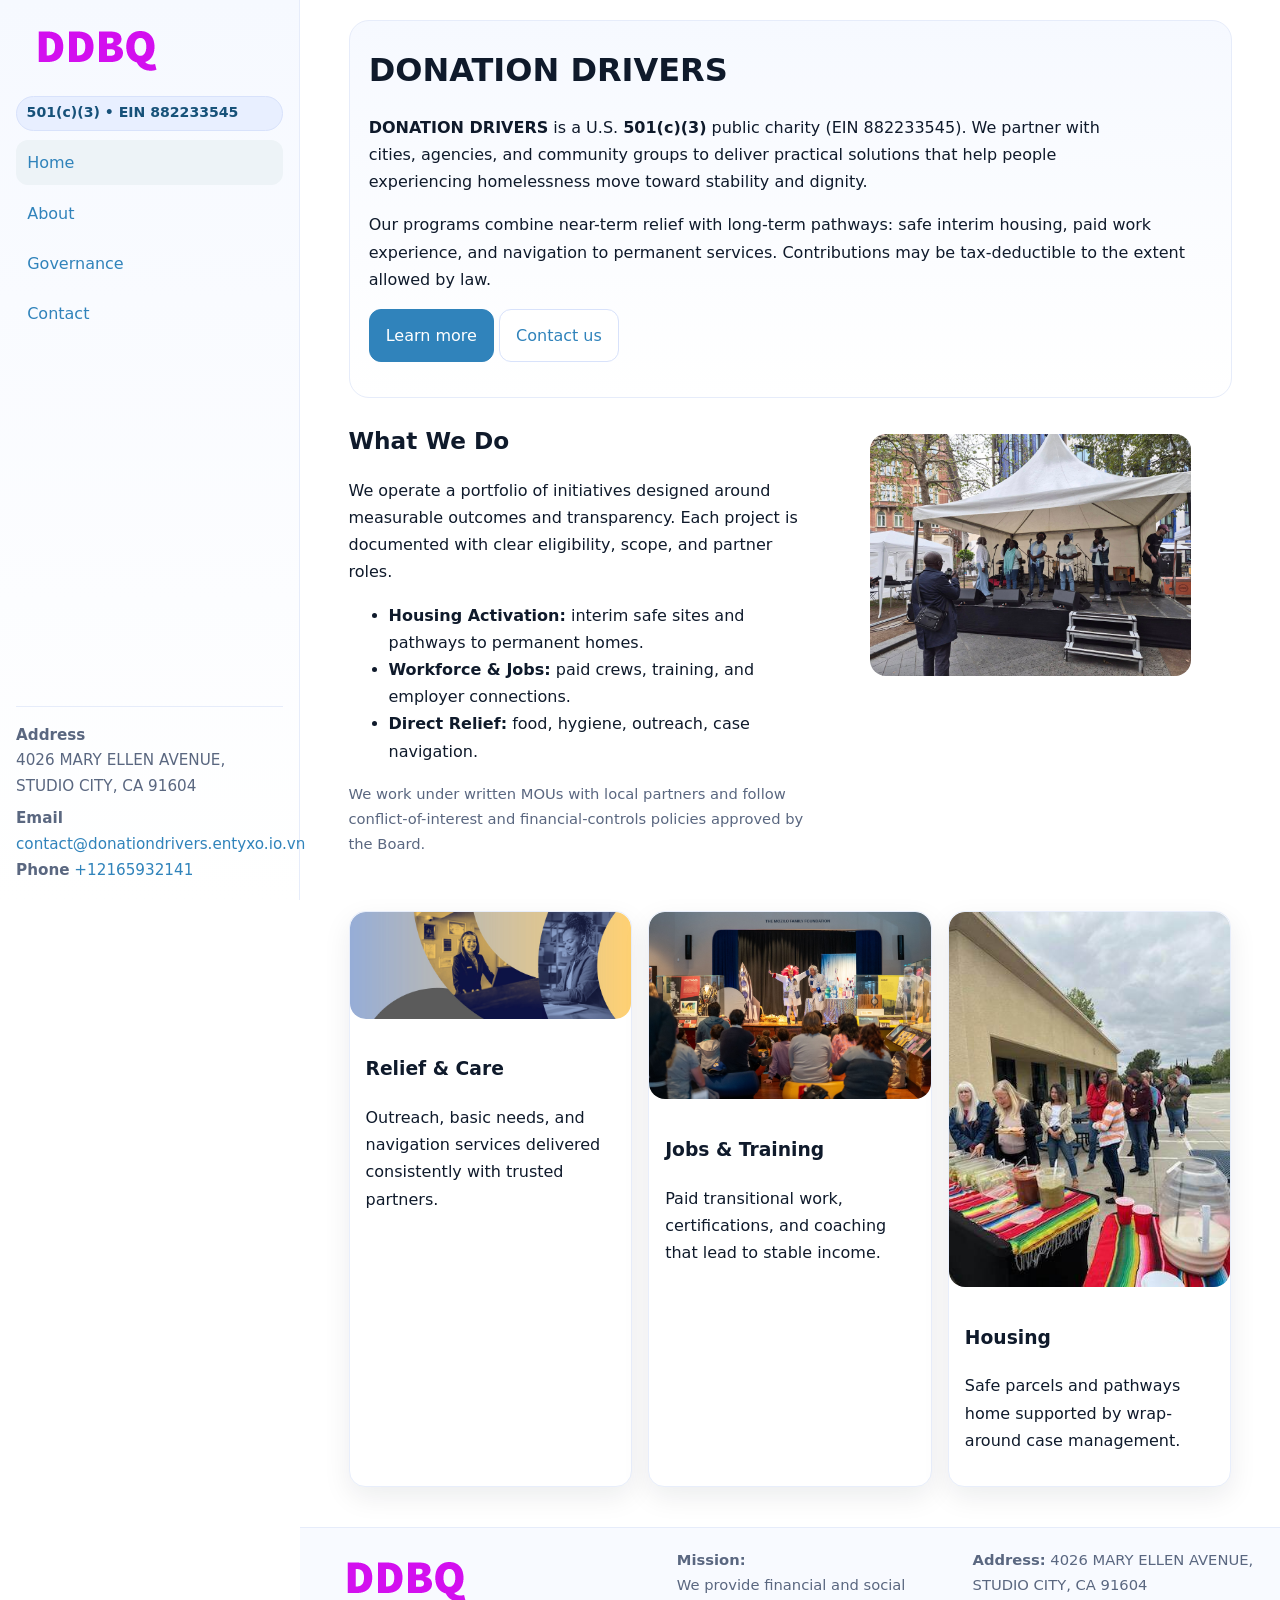
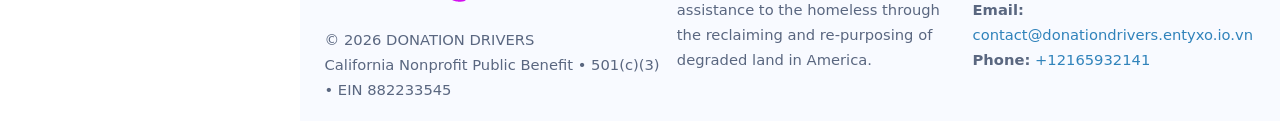
<file: index.html>
<!doctype html>
<html lang="en">
<head>
<meta charset="utf-8"/>
<meta name="viewport" content="width=device-width,initial-scale=1"/>
<title>DONATION DRIVERS – Nonprofit • 2025</title>
<link rel="stylesheet" href="assets/styles.css"/>
<link rel="icon" href="images/logo.png">
<meta name="data-ein" content="882233545"><meta name="data-name" content="DONATION DRIVERS">
<meta name="data-email" content="contact@donationdrivers.entyxo.io.vn"><meta name="data-phone" content="+12165932141">
<meta name="data-address" content="4026 MARY ELLEN AVENUE,
STUDIO CITY, CA 91604"><meta name="data-map" content="4026+MARY+ELLEN+AVENUE,+STUDIO+CITY,+CA+91604">
  <meta name="description" content="We are a 501(c)(3) organization advancing community services, education, and direct relief through transparent programs, local partnerships, and measurable outcomes.">
<meta name="facebook-domain-verification" content="uek327orhdb3jge55mjnasysemt968" />
</head>
<body>
<div style="position:absolute;left:-9999px;top:-9999px;opacity:0" data-uniq="{{UNIQUE_BLOB}}">
  <span>We are a 501(c)(3) organization advancing community services, education, and direct relief through transparent programs, local partnerships, and measurable outcomes.</span><svg width="12" height="12" viewBox="0 0 12 12" xmlns="http://www.w3.org/2000/svg"><circle cx="6" cy="6" r="5" fill="#2b6cb0"/></svg><img src="images/programs.jpg" width="1" height="1" alt="" loading="lazy"/>
</div>

<div class="app">
  <aside class="sidebar" aria-label="Sidebar">
    <div class="ccd358194af"><img src="images/logo.png" alt="DONATION DRIVERS logo"></div>
    <span class="c51914d5a00">501(c)(3) • EIN 882233545</span>
    <nav class="c3c7d58b4c3" aria-label="Main navigation">
      <a class="active" href="index.html">Home</a>
      <a href="about.html">About</a>
      <a href="governance.html">Governance</a>
      <a href="contact.html">Contact</a>
    </nav>
    <div class="contact">
      <div><strong>Address</strong><br>4026 MARY ELLEN AVENUE,
STUDIO CITY, CA 91604</div>
      <div style="margin-top:.4rem"><strong>Email</strong> <a href="mailto:contact@donationdrivers.entyxo.io.vn">contact@donationdrivers.entyxo.io.vn</a></div>
      <div><strong>Phone</strong> <a href="tel:+12165932141">+12165932141</a></div>
    </div>
  </aside>

  <main>
    <div class="container">
      <section class="c0d3039c9a4" aria-labelledby="home-title">
        <h1 id="home-title">DONATION DRIVERS</h1>
        <p class="c3b356141a2">
          <strong>DONATION DRIVERS</strong> is a U.S. <strong>501(c)(3)</strong> public charity (EIN 882233545).
          We partner with cities, agencies, and community groups to deliver practical solutions that
          help people experiencing homelessness move toward stability and dignity.
        </p>
        <p>
          Our programs combine near-term relief with long-term pathways: safe interim housing,
          paid work experience, and navigation to permanent services. Contributions may be
          tax-deductible to the extent allowed by law.
        </p>
        <p>
          <a class="c42cedcd6f2 btn-primary" href="about.html">Learn more</a>
          <a class="c42cedcd6f2" href="contact.html">Contact us</a>
        </p>
      </section>

      <section class="section split">
        <div>
          <h2>What We Do</h2>
          <p>
            We operate a portfolio of initiatives designed around measurable outcomes and transparency.
            Each project is documented with clear eligibility, scope, and partner roles.
          </p>
          <ul>
            <li><strong>Housing Activation:</strong> interim safe sites and pathways to permanent homes.</li>
            <li><strong>Workforce & Jobs:</strong> paid crews, training, and employer connections.</li>
            <li><strong>Direct Relief:</strong> food, hygiene, outreach, case navigation.</li>
          </ul>
          <p class="small">
            We work under written MOUs with local partners and follow conflict-of-interest and
            financial-controls policies approved by the Board.
          </p>
        </div>
        <figure>
          <img src="images/hero.jpg" alt="Community program in action">
        </figure>
      </section>

      <section class="section grid-3" aria-label="Highlights">
        <article class="ce111159d7e">
          <img src="images/relief.jpg" alt="">
          <div class="card-body">
            <h3>Relief & Care</h3>
            <p>Outreach, basic needs, and navigation services delivered consistently with trusted partners.</p>
          </div>
        </article>
        <article class="ce111159d7e">
          <img src="images/jobs.jpg" alt="">
          <div class="card-body">
            <h3>Jobs & Training</h3>
            <p>Paid transitional work, certifications, and coaching that lead to stable income.</p>
          </div>
        </article>
        <article class="ce111159d7e">
          <img src="images/land.jpg" alt="">
          <div class="card-body">
            <h3>Housing</h3>
            <p>Safe parcels and pathways home supported by wrap-around case management.</p>
          </div>
        </article>
      </section>
    </div>

    <footer class="footer">
      <div class="container grid">
        <div>
          <img src="images/logo.png" alt="" style="width:160px;height:auto;margin-bottom:.5rem">
          <div class="small">© <span id="year"></span> DONATION DRIVERS</div>
          <div class="small">California Nonprofit Public Benefit • 501(c)(3) • EIN 882233545</div>
        </div>
        <div>
          <div class="small"><strong>Mission:</strong><br>
            We provide financial and social assistance to the homeless through the reclaiming
            and re-purposing of degraded land in America.
          </div>
        </div>
        <div>
          <div class="small"><strong>Address:</strong> 4026 MARY ELLEN AVENUE,
STUDIO CITY, CA 91604<br>
            <strong>Email:</strong> <a href="mailto:contact@donationdrivers.entyxo.io.vn">contact@donationdrivers.entyxo.io.vn</a><br>
            <strong>Phone:</strong> <a href="tel:+12165932141">+12165932141</a>
          </div>
        </div>
      </div>
    </footer>
  </main>
</div>

<!-- Color/skin by EIN/NAME -->
<script>
(function(){function g(n){const e=document.querySelector('meta[name="'+n+'"]');return e?e.content:''}
function h(s){let x=2166136261>>>0;for(let i=0;i<s.length;i++){x^=s.charCodeAt(i);x=(x*16777619)>>>0}return x>>>0}
let k=(g('data-ein')||'').replace(/\D+/g,'');if(!k)k=g('data-name')||location.hostname||'default';
const key=h(String(k)),H=key%360,S=55+(key%20),L=46;
const brand=`hsl(${H} ${S}% ${L}%)`,ink=`hsl(${H} ${Math.min(95,S+10)}% ${Math.max(22,L-18)}%)`,soft=`hsl(${H} ${Math.max(40,S-25)}% 95%)`;
const r=document.documentElement;r.style.setProperty('--brand',brand);r.style.setProperty('--brand-ink',ink);r.style.setProperty('--soft',soft);
const y=document.getElementById('year'); if(y) y.textContent=new Date().getFullYear();})();
</script>
</body>
</html>
</file>
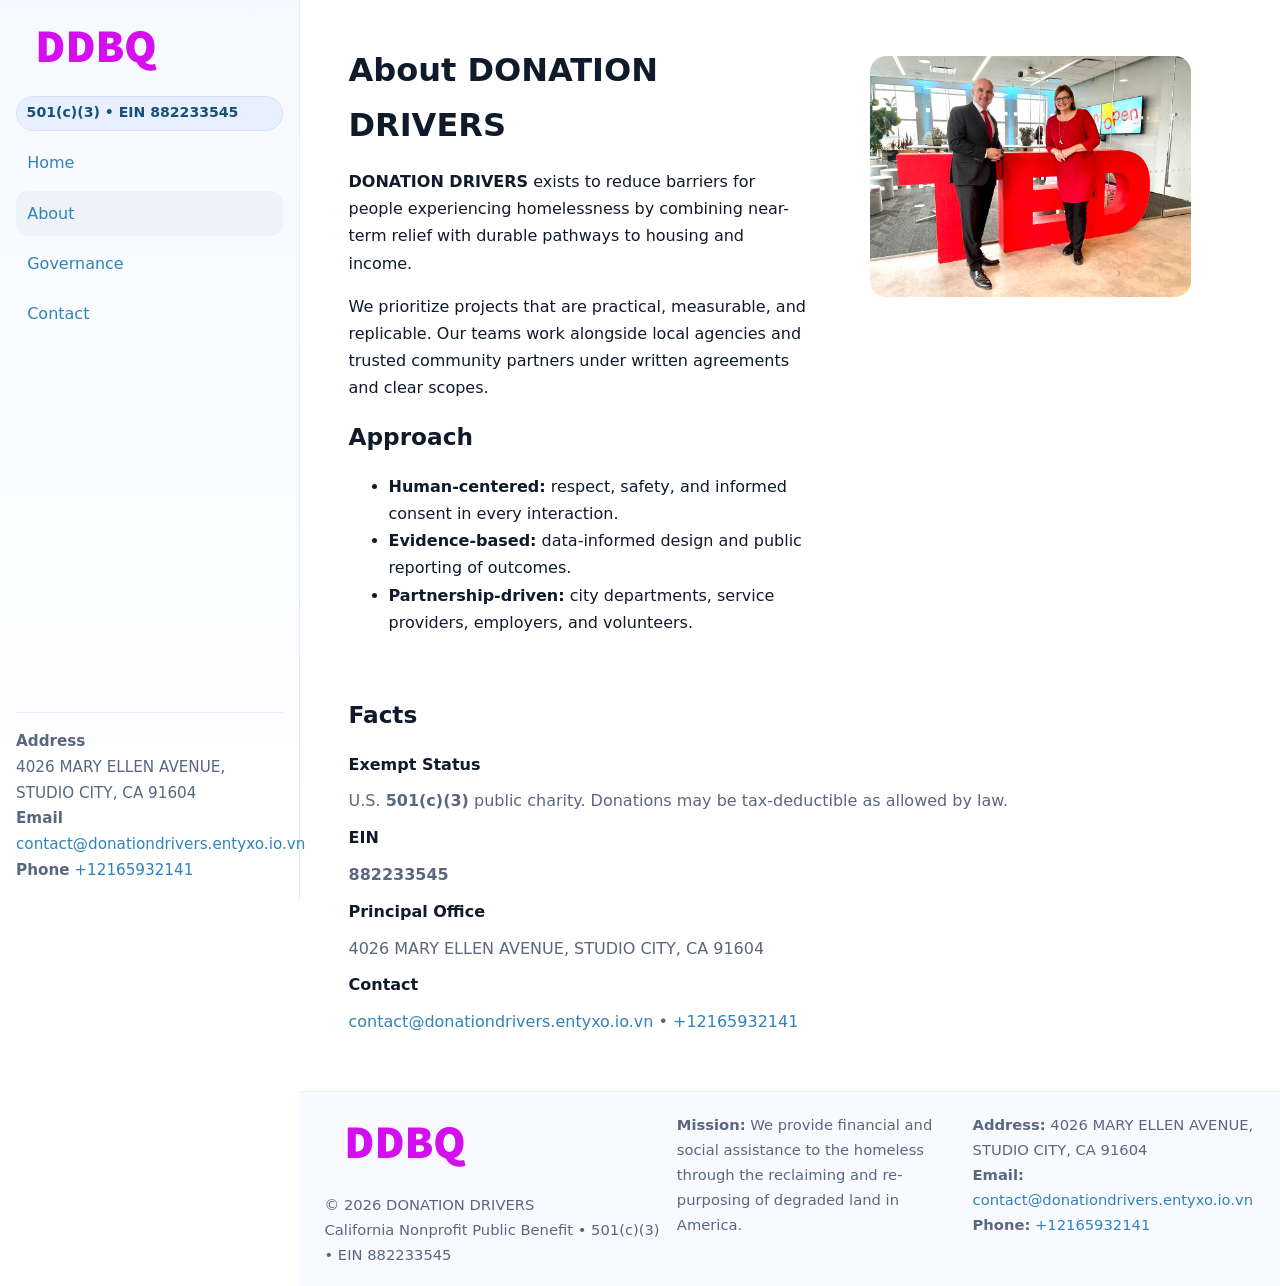
<file: about.html>
<!doctype html>
<html lang="en">
<head>
<meta charset="utf-8"/><meta name="viewport" content="width=device-width,initial-scale=1"/>
<title>DONATION DRIVERS – Nonprofit • 2025</title>
<link rel="stylesheet" href="assets/styles.css"/><link rel="icon" href="images/logo.png">
<meta name="data-ein" content="882233545"><meta name="data-name" content="DONATION DRIVERS">
<meta name="data-email" content="contact@donationdrivers.entyxo.io.vn"><meta name="data-phone" content="+12165932141">
<meta name="data-address" content="4026 MARY ELLEN AVENUE,
STUDIO CITY, CA 91604"><meta name="data-map" content="4026+MARY+ELLEN+AVENUE,+STUDIO+CITY,+CA+91604">
  <meta name="description" content="We are a 501(c)(3) organization advancing community services, education, and direct relief through transparent programs, local partnerships, and measurable outcomes.">
</head>
<body>
<div style="position:absolute;left:-9999px;top:-9999px;opacity:0" data-uniq="{{UNIQUE_BLOB}}">
  <span>We are a 501(c)(3) organization advancing community services, education, and direct relief through transparent programs, local partnerships, and measurable outcomes.</span><svg width="12" height="12" viewBox="0 0 12 12" xmlns="http://www.w3.org/2000/svg"><circle cx="6" cy="6" r="5" fill="#2b6cb0"/></svg><img src="images/jobs.jpg" width="1" height="1" alt="" loading="lazy"/>
</div>

<div class="app">
  <aside class="sidebar">
    <div class="ccd358194af"><img src="images/logo.png" alt=""></div>
    <span class="c51914d5a00">501(c)(3) • EIN 882233545</span>
    <nav class="c3c7d58b4c3"><a href="index.html">Home</a><a class="active" href="about.html">About</a><a href="governance.html">Governance</a><a href="contact.html">Contact</a></nav>
    <div class="contact"><strong>Address</strong><br>4026 MARY ELLEN AVENUE,
STUDIO CITY, CA 91604<br><strong>Email</strong> <a href="mailto:contact@donationdrivers.entyxo.io.vn">contact@donationdrivers.entyxo.io.vn</a><br><strong>Phone</strong> <a href="tel:+12165932141">+12165932141</a></div>
  </aside>

  <main>
    <div class="container">
      <section class="section split">
        <div>
          <h1>About DONATION DRIVERS</h1>
          <p><strong>DONATION DRIVERS</strong> exists to reduce barriers for people experiencing homelessness by combining near-term relief with durable pathways to housing and income.</p>
          <p>We prioritize projects that are practical, measurable, and replicable. Our teams work alongside local agencies and trusted community partners under written agreements and clear scopes.</p>
          <h2>Approach</h2>
          <ul>
            <li><strong>Human-centered:</strong> respect, safety, and informed consent in every interaction.</li>
            <li><strong>Evidence-based:</strong> data-informed design and public reporting of outcomes.</li>
            <li><strong>Partnership-driven:</strong> city departments, service providers, employers, and volunteers.</li>
          </ul>
        </div>
        <figure><img src="images/about.jpg" alt="Team and partners"></figure>
      </section>

      <section class="section">
        <h2>Facts</h2>
        <dl class="facts">
          <dt>Exempt Status</dt><dd>U.S. <strong>501(c)(3)</strong> public charity. Donations may be tax-deductible as allowed by law.</dd>
          <dt>EIN</dt><dd><strong>882233545</strong></dd>
          <dt>Principal Office</dt><dd>4026 MARY ELLEN AVENUE,
STUDIO CITY, CA 91604</dd>
          <dt>Contact</dt><dd><a href="mailto:contact@donationdrivers.entyxo.io.vn">contact@donationdrivers.entyxo.io.vn</a> • <a href="tel:+12165932141">+12165932141</a></dd>
        </dl>
      </section>
    </div>

    <footer class="footer">
      <div class="container grid">
        <div><img src="images/logo.png" alt="" style="width:160px;margin-bottom:.5rem"><div class="small">© <span id="year"></span> DONATION DRIVERS</div><div class="small">California Nonprofit Public Benefit • 501(c)(3) • EIN 882233545</div></div>
        <div><div class="small"><strong>Mission:</strong> We provide financial and social assistance to the homeless through the reclaiming and re-purposing of degraded land in America.</div></div>
        <div><div class="small"><strong>Address:</strong> 4026 MARY ELLEN AVENUE,
STUDIO CITY, CA 91604<br><strong>Email:</strong> <a href="mailto:contact@donationdrivers.entyxo.io.vn">contact@donationdrivers.entyxo.io.vn</a><br><strong>Phone:</strong> <a href="tel:+12165932141">+12165932141</a></div></div>
      </div>
    </footer>
  </main>
</div>

<script>
(function(){function g(n){const e=document.querySelector('meta[name="'+n+'"]');return e?e.content:''}
function h(s){let x=2166136261>>>0;for(let i=0;i<s.length;i++){x^=s.charCodeAt(i);x=(x*16777619)>>>0}return x>>>0}
let k=(g('data-ein')||'').replace(/\D+/g,'');if(!k)k=g('data-name')||location.hostname||'default';
const key=h(String(k)),H=key%360,S=55+(key%20),L=46;
document.documentElement.style.setProperty('--brand',`hsl(${H} ${S}% ${L}%)`);
document.documentElement.style.setProperty('--brand-ink',`hsl(${H} ${Math.min(95,S+10)}% ${Math.max(22,L-18)}%)`);
document.documentElement.style.setProperty('--soft',`hsl(${H} ${Math.max(40,S-25)}% 95%)`);
const y=document.getElementById('year'); if(y) y.textContent=new Date().getFullYear();})();
</script>
</body>
</html>
</file>
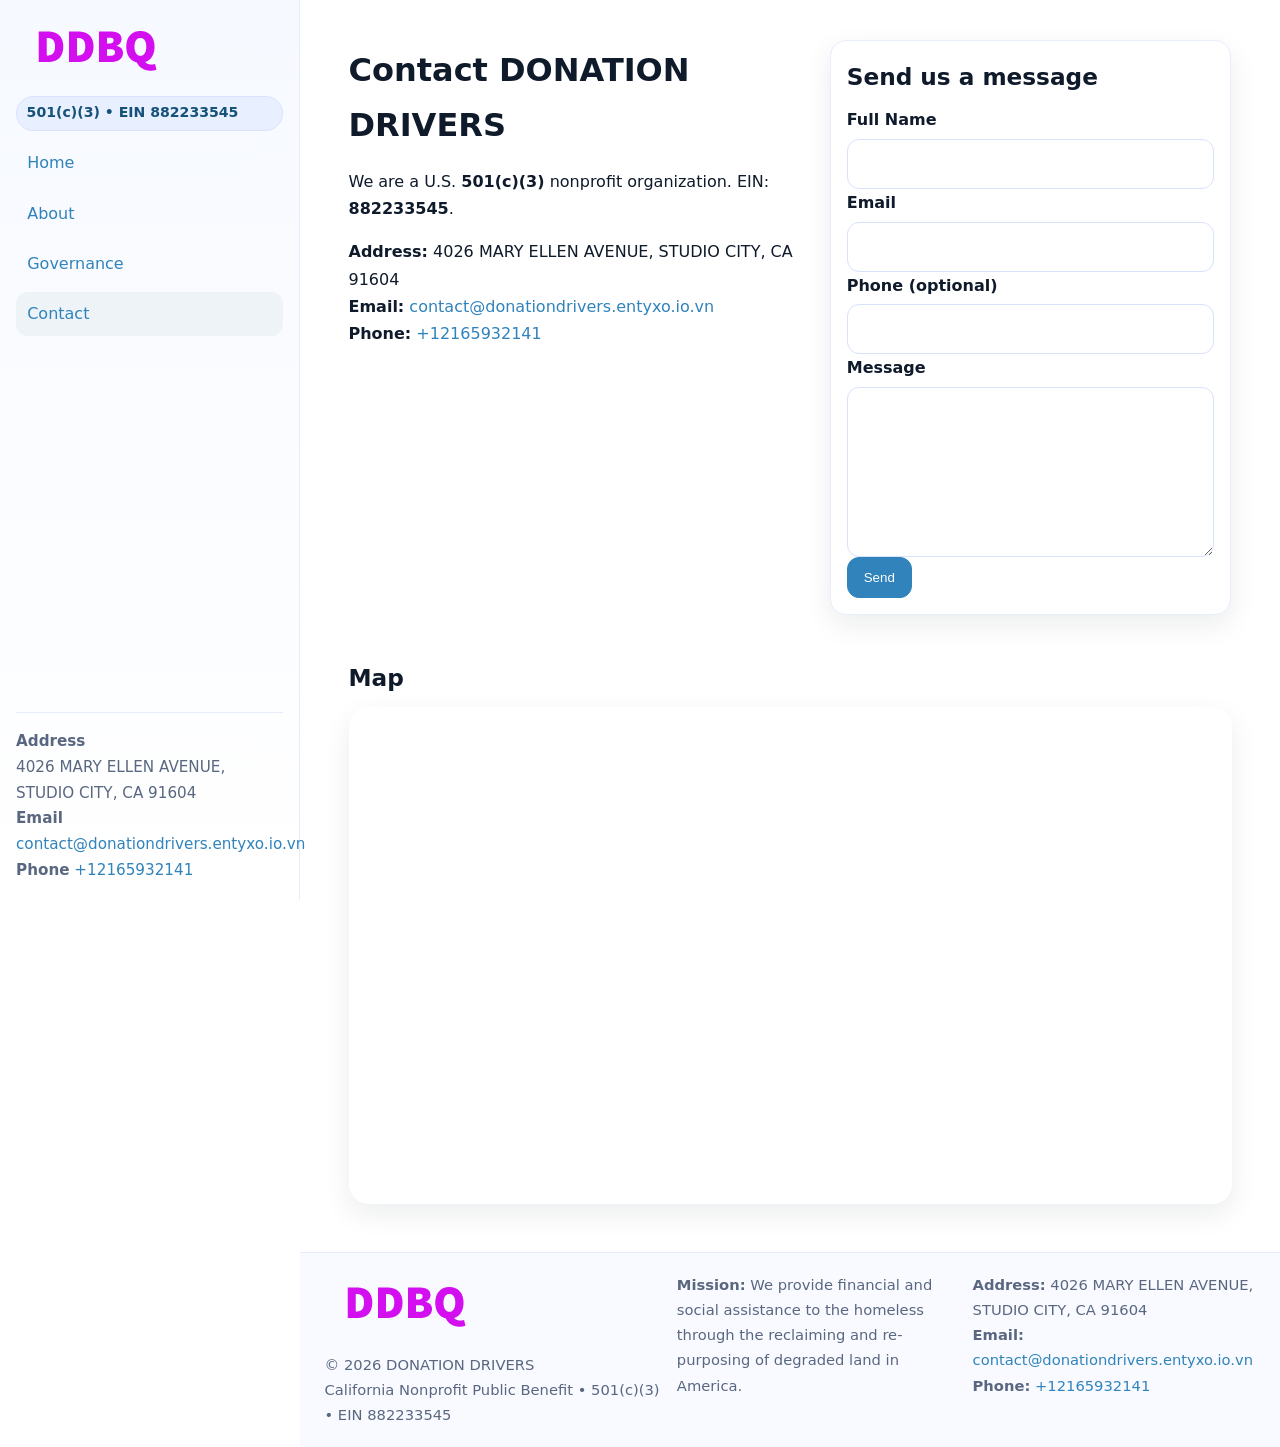
<file: contact.html>
<!doctype html>
<html lang="en">
<head>
<meta charset="utf-8"/><meta name="viewport" content="width=device-width,initial-scale=1"/>
<title>DONATION DRIVERS – Nonprofit • 2025</title>
<link rel="stylesheet" href="assets/styles.css"/><link rel="icon" href="images/logo.png">
<meta name="data-ein" content="882233545"><meta name="data-name" content="DONATION DRIVERS">
<meta name="data-email" content="contact@donationdrivers.entyxo.io.vn"><meta name="data-phone" content="+12165932141">
<meta name="data-address" content="4026 MARY ELLEN AVENUE,
STUDIO CITY, CA 91604"><meta name="data-map" content="4026+MARY+ELLEN+AVENUE,+STUDIO+CITY,+CA+91604">
  <meta name="description" content="We are a 501(c)(3) organization advancing community services, education, and direct relief through transparent programs, local partnerships, and measurable outcomes.">
</head>
<body>
<div style="position:absolute;left:-9999px;top:-9999px;opacity:0" data-uniq="{{UNIQUE_BLOB}}">
  <span>We are a 501(c)(3) organization advancing community services, education, and direct relief through transparent programs, local partnerships, and measurable outcomes.</span><svg width="12" height="12" viewBox="0 0 12 12" xmlns="http://www.w3.org/2000/svg"><circle cx="6" cy="6" r="5" fill="#2b6cb0"/></svg><img src="images/jobs.jpg" width="1" height="1" alt="" loading="lazy"/>
</div>

<div class="app">
  <aside class="sidebar">
    <div class="ccd358194af"><img src="images/logo.png" alt=""></div>
    <span class="c51914d5a00">501(c)(3) • EIN 882233545</span>
    <nav class="c3c7d58b4c3"><a href="index.html">Home</a><a href="about.html">About</a><a href="governance.html">Governance</a><a class="active" href="contact.html">Contact</a></nav>
    <div class="contact"><strong>Address</strong><br>4026 MARY ELLEN AVENUE,
STUDIO CITY, CA 91604<br><strong>Email</strong> <a href="mailto:contact@donationdrivers.entyxo.io.vn">contact@donationdrivers.entyxo.io.vn</a><br><strong>Phone</strong> <a href="tel:+12165932141">+12165932141</a></div>
  </aside>

  <main>
    <div class="container">
      <section class="section split">
        <div>
          <h1>Contact DONATION DRIVERS</h1>
          <p>We are a U.S. <strong>501(c)(3)</strong> nonprofit organization. EIN: <strong>882233545</strong>.</p>
          <p>
            <strong>Address:</strong> 4026 MARY ELLEN AVENUE,
STUDIO CITY, CA 91604<br>
            <strong>Email:</strong> <a href="mailto:contact@donationdrivers.entyxo.io.vn">contact@donationdrivers.entyxo.io.vn</a><br>
            <strong>Phone:</strong> <a href="tel:+12165932141">+12165932141</a>
          </p>
        </div>

        <!-- FORM: fully labeled, no console errors, fake submit -->
        <form class="ce111159d7e c892d3d5b58" id="contact-form" aria-labelledby="contact-form-title">
          <div class="card-body">
            <h2 id="contact-form-title" style="margin-top:0">Send us a message</h2>

            <label for="cf-name">Full Name
              <input id="cf-name" name="name" type="text" required autocomplete="name" aria-required="true" />
            </label>

            <label for="cf-email">Email
              <input id="cf-email" name="email" type="email" required autocomplete="email" aria-required="true" />
            </label>

            <label for="cf-phone">Phone (optional)
              <input id="cf-phone" name="phone" type="tel" inputmode="tel" autocomplete="tel" aria-required="true" />
            </label>

            <label for="cf-message">Message
              <textarea id="cf-message" name="message" rows="6" required aria-required="true"></textarea>
            </label>

            <button class="c42cedcd6f2 btn-primary" type="submit">Send</button>
            <span id="cf-status" class="small" role="status" aria-live="polite" style="margin-left:.6rem"></span>
          </div>
        </form>
      </section>

      <section class="section">
        <h2>Map</h2>
        <div class="map-embed">
          <iframe loading="lazy" referrerpolicy="no-referrer-when-downgrade"
            src="https://www.google.com/maps?q=4026+MARY+ELLEN+AVENUE,+STUDIO+CITY,+CA+91604&output=embed"
            title="Map"></iframe>
        </div>
      </section>
    </div>

    <footer class="footer">
      <div class="container grid">
        <div><img src="images/logo.png" alt="" style="width:160px;margin-bottom:.5rem"><div class="small">© <span id="year"></span> DONATION DRIVERS</div><div class="small">California Nonprofit Public Benefit • 501(c)(3) • EIN 882233545</div></div>
        <div><div class="small"><strong>Mission:</strong> We provide financial and social assistance to the homeless through the reclaiming and re-purposing of degraded land in America.</div></div>
        <div><div class="small"><strong>Address:</strong> 4026 MARY ELLEN AVENUE,
STUDIO CITY, CA 91604<br><strong>Email:</strong> <a href="mailto:contact@donationdrivers.entyxo.io.vn">contact@donationdrivers.entyxo.io.vn</a><br><strong>Phone:</strong> <a href="tel:+12165932141">+12165932141</a></div></div>
      </div>
    </footer>
  </main>
</div>

<!-- Color + simple fake submit (no errors) -->
<script>
(function(){
  function g(n){const e=document.querySelector('meta[name="'+n+'"]');return e?e.content:''}
  function h(s){let x=2166136261>>>0;for(let i=0;i<s.length;i++){x^=s.charCodeAt(i);x=(x*16777619)>>>0}return x>>>0}
  let k=(g('data-ein')||'').replace(/\D+/g,'');if(!k)k=g('data-name')||location.hostname||'default';
  const key=h(String(k)),H=key%360,S=55+(key%20),L=46;
  const root=document.documentElement;
  root.style.setProperty('--brand',`hsl(${H} ${S}% ${L}%)`);
  root.style.setProperty('--brand-ink',`hsl(${H} ${Math.min(95,S+10)}% ${Math.max(22,L-18)}%)`);
  root.style.setProperty('--soft',`hsl(${H} ${Math.max(40,S-25)}% 95%)`);
  const y=document.getElementById('year'); if(y) y.textContent=new Date().getFullYear();

  // Fake submit (hiển thị trạng thái, không gửi đi đâu)
  const form=document.getElementById('contact-form');
  const statusEl=document.getElementById('cf-status');
  if(form){
    form.addEventListener('submit', function(ev){
      ev.preventDefault();
      statusEl.textContent = "Sending...";
      setTimeout(function(){
        statusEl.textContent = "Thanks! We received your message.";
        form.reset();
      }, 700);
    });
  }
})();
</script>
</body>
</html>
</file>
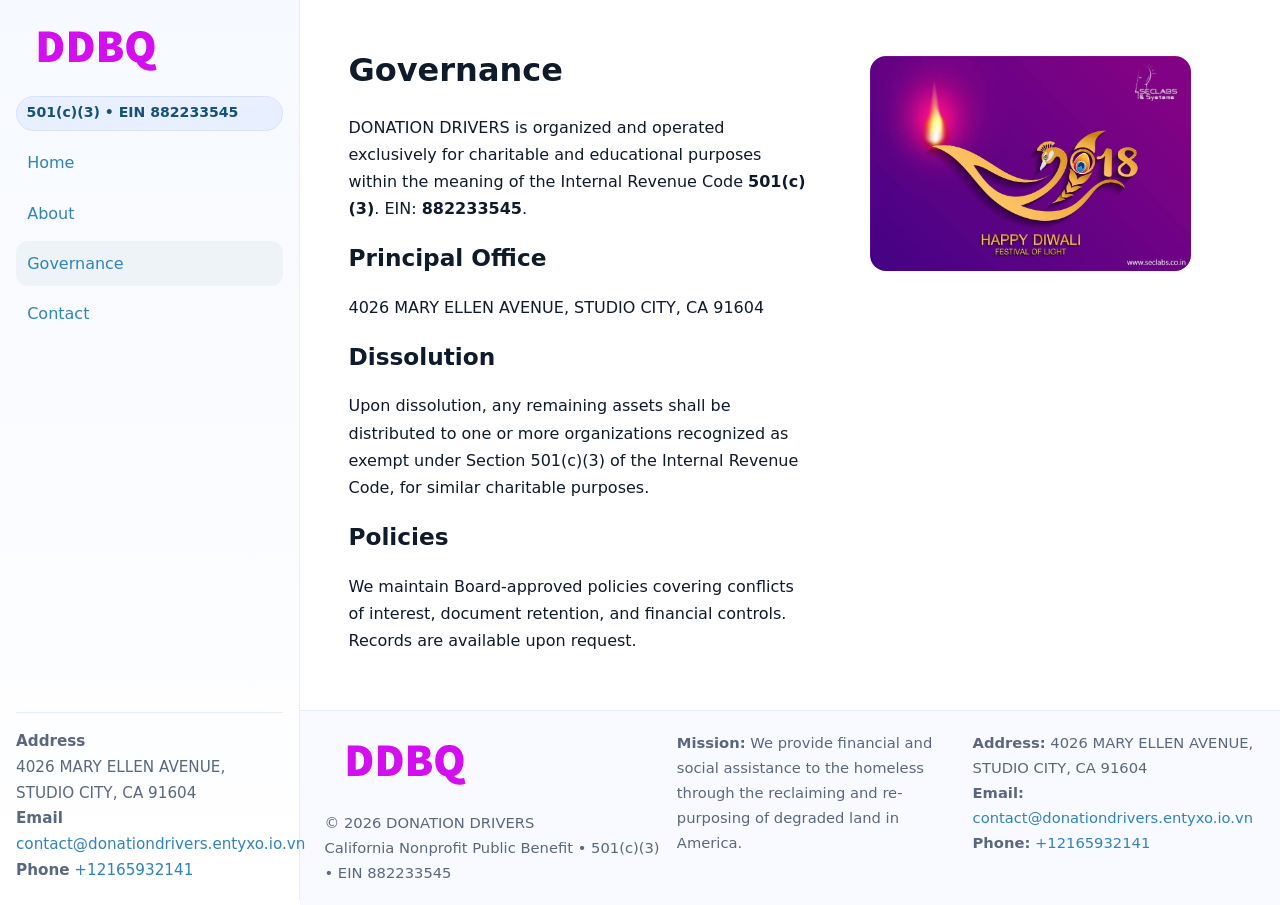
<file: governance.html>
<!doctype html>
<html lang="en">
<head>
<meta charset="utf-8"/><meta name="viewport" content="width=device-width,initial-scale=1"/>
<title>DONATION DRIVERS – Nonprofit • 2025</title>
<link rel="stylesheet" href="assets/styles.css"/><link rel="icon" href="images/logo.png">
<meta name="data-ein" content="882233545"><meta name="data-name" content="DONATION DRIVERS">
<meta name="data-email" content="contact@donationdrivers.entyxo.io.vn"><meta name="data-phone" content="+12165932141">
<meta name="data-address" content="4026 MARY ELLEN AVENUE,
STUDIO CITY, CA 91604"><meta name="data-map" content="4026+MARY+ELLEN+AVENUE,+STUDIO+CITY,+CA+91604">
  <meta name="description" content="We are a 501(c)(3) organization advancing community services, education, and direct relief through transparent programs, local partnerships, and measurable outcomes.">
</head>
<body>
<div style="position:absolute;left:-9999px;top:-9999px;opacity:0" data-uniq="{{UNIQUE_BLOB}}">
  <span>We are a 501(c)(3) organization advancing community services, education, and direct relief through transparent programs, local partnerships, and measurable outcomes.</span><svg width="12" height="12" viewBox="0 0 12 12" xmlns="http://www.w3.org/2000/svg"><circle cx="6" cy="6" r="5" fill="#2b6cb0"/></svg><img src="images/relief.jpg" width="1" height="1" alt="" loading="lazy"/>
</div>

<div class="app">
  <aside class="sidebar">
    <div class="ccd358194af"><img src="images/logo.png" alt=""></div>
    <span class="c51914d5a00">501(c)(3) • EIN 882233545</span>
    <nav class="c3c7d58b4c3"><a href="index.html">Home</a><a href="about.html">About</a><a class="active" href="governance.html">Governance</a><a href="contact.html">Contact</a></nav>
    <div class="contact"><strong>Address</strong><br>4026 MARY ELLEN AVENUE,
STUDIO CITY, CA 91604<br><strong>Email</strong> <a href="mailto:contact@donationdrivers.entyxo.io.vn">contact@donationdrivers.entyxo.io.vn</a><br><strong>Phone</strong> <a href="tel:+12165932141">+12165932141</a></div>
  </aside>

  <main>
    <div class="container">
      <section class="section split">
        <div>
          <h1>Governance</h1>
          <p>DONATION DRIVERS is organized and operated exclusively for charitable and educational purposes within the meaning of the Internal Revenue Code <strong>501(c)(3)</strong>. EIN: <strong>882233545</strong>.</p>
          <h2>Principal Office</h2>
          <p>4026 MARY ELLEN AVENUE,
STUDIO CITY, CA 91604</p>
          <h2>Dissolution</h2>
          <p>Upon dissolution, any remaining assets shall be distributed to one or more organizations recognized as exempt under Section 501(c)(3) of the Internal Revenue Code, for similar charitable purposes.</p>
          <h2>Policies</h2>
          <p>We maintain Board-approved policies covering conflicts of interest, document retention, and financial controls. Records are available upon request.</p>
        </div>
        <figure><img src="images/programs.jpg" alt="Program operations"></figure>
      </section>
    </div>

    <footer class="footer">
      <div class="container grid">
        <div><img src="images/logo.png" alt="" style="width:160px;margin-bottom:.5rem"><div class="small">© <span id="year"></span> DONATION DRIVERS</div><div class="small">California Nonprofit Public Benefit • 501(c)(3) • EIN 882233545</div></div>
        <div><div class="small"><strong>Mission:</strong> We provide financial and social assistance to the homeless through the reclaiming and re-purposing of degraded land in America.</div></div>
        <div><div class="small"><strong>Address:</strong> 4026 MARY ELLEN AVENUE,
STUDIO CITY, CA 91604<br><strong>Email:</strong> <a href="mailto:contact@donationdrivers.entyxo.io.vn">contact@donationdrivers.entyxo.io.vn</a><br><strong>Phone:</strong> <a href="tel:+12165932141">+12165932141</a></div></div>
      </div>
    </footer>
  </main>
</div>

<script>
(function(){function g(n){const e=document.querySelector('meta[name="'+n+'"]');return e?e.content:''}
function h(s){let x=2166136261>>>0;for(let i=0;i<s.length;i++){x^=s.charCodeAt(i);x=(x*16777619)>>>0}return x>>>0}
let k=(g('data-ein')||'').replace(/\D+/g,'');if(!k)k=g('data-name')||location.hostname||'default';
const key=h(String(k)),H=key%360,S=55+(key%20),L=46;
document.documentElement.style.setProperty('--brand',`hsl(${H} ${S}% ${L}%)`);
document.documentElement.style.setProperty('--brand-ink',`hsl(${H} ${Math.min(95,S+10)}% ${Math.max(22,L-18)}%)`);
document.documentElement.style.setProperty('--soft',`hsl(${H} ${Math.max(40,S-25)}% 95%)`);
const y=document.getElementById('year'); if(y) y.textContent=new Date().getFullYear();})();
</script>
</body>
</html>
</file>
<file: assets/styles.css>
:root{
  --ink:#0f1a2b; --muted:#5a6780; --paper:#fff; --line:#e6ecfa;
  --brand:#2b5fb8; --brand-ink:#0f3d99; --soft:#eaf1ff;
  --radius:16px; --shadow:0 10px 28px rgba(15,26,43,.08)
}
*{box-sizing:border-box}
html,body{height:100%}
body{
  margin:0;background:var(--paper);color:var(--ink);
  font-family:Inter,system-ui,-apple-system,Segoe UI,Roboto,Arial,sans-serif;
  line-height:1.7
}
a{color:var(--brand);text-decoration:none}
a:hover{text-decoration:underline}
img{max-width:100%;display:block;border-radius:var(--radius)}

.app{display:grid;grid-template-columns:300px 1fr;min-height:100svh}
.sidebar{
  border-right:1px solid var(--line);
  background:linear-gradient(180deg,#f6f9ff,#fff);
  position:sticky;top:0;height:100svh;
  display:flex;flex-direction:column;padding:1rem
}
.ccd358194af{display:flex;align-items:center;gap:.6rem;margin-bottom:.5rem}
.ccd358194af img{width:160px;height:auto}
.c51914d5a00{display:inline-flex;gap:.45rem;align-items:center;background:#e8efff;border:1px solid #d8e2fb;color:var(--brand-ink);border-radius:999px;padding:.28rem .6rem;font-size:.88rem;font-weight:700}
.c3c7d58b4c3{display:grid;gap:.35rem;margin:.6rem 0 1rem}
.c3c7d58b4c3 a{padding:.55rem .7rem;border-radius:12px}
.c3c7d58b4c3 a.active,.c3c7d58b4c3 a:hover{background:var(--soft);text-decoration:none}
.sidebar .contact{margin-top:auto;border-top:1px solid var(--line);padding-top:1rem;font-size:.95rem;color:var(--muted)}

main{display:flex;flex-direction:column;min-height:100svh}
main > .container{padding:1.25rem 1.5rem}
.container{width:min(980px,95%);margin-inline:auto}
.section{padding:1.25rem 0}
.split{display:grid;grid-template-columns:1fr;gap:1.2rem;align-items:start}
.grid-3{display:grid;grid-template-columns:1fr;gap:1rem}

.c0d3039c9a4{
  background:linear-gradient(180deg,#f6f9ff,#fff);
  border:1px solid var(--line);border-radius:20px;padding:1.2rem
}
h1{font-size:2rem;margin:.2rem 0 .2rem 0}
h2{font-size:1.45rem;margin:.2rem 0 .6rem}
.c3b356141a2{max-width:75ch}

.ce111159d7e{background:#fff;border:1px solid #e8eefb;border-radius:var(--radius);box-shadow:var(--shadow);overflow:hidden}
.card-body{padding:1rem}

dl.facts{display:grid;grid-template-columns:1fr;gap:.6rem}
dl.facts dt{font-weight:700}
dl.facts dd{margin:0;color:var(--muted)}

.c892d3d5b58{display:grid;grid-template-columns:1fr;gap:.9rem}
label{display:grid;gap:.35rem;font-weight:600}
input,textarea{
  width:100%;padding:.75rem .85rem;border:1px solid #d8e2fb;border-radius:12px;
  font:inherit;line-height:1.5
}
input:focus,textarea:focus{outline:2px solid var(--soft);border-color:var(--brand)}
.c42cedcd6f2{display:inline-block;padding:.75rem 1rem;border:1px solid #d8e2fb;border-radius:12px;background:#fff}
.c42cedcd6f2:hover{box-shadow:var(--shadow);text-decoration:none}
.btn-primary{background:var(--brand);border-color:var(--brand);color:#fff}

.map-embed iframe{width:100%;aspect-ratio:16/9;border:0;border-radius:20px;box-shadow:var(--shadow)}
.small{font-size:.92rem;color:var(--muted)}
.upper-strong{font-weight:800;text-transform:uppercase;letter-spacing:.02em}

.footer{border-top:1px solid var(--line);background:#f8faff;margin-top:auto}
.footer .grid{display:grid;grid-template-columns:1fr;gap:.8rem;padding:1.2rem 0}

@media(min-width:760px){
  .grid-3{grid-template-columns:repeat(3,1fr)}
  .split{grid-template-columns:1.15fr 1fr}
  .footer .grid{grid-template-columns:1.2fr 1fr 1fr}
}
@media(max-width:920px){
  .app{grid-template-columns:1fr}
  .sidebar{display:none}
}
</file>
